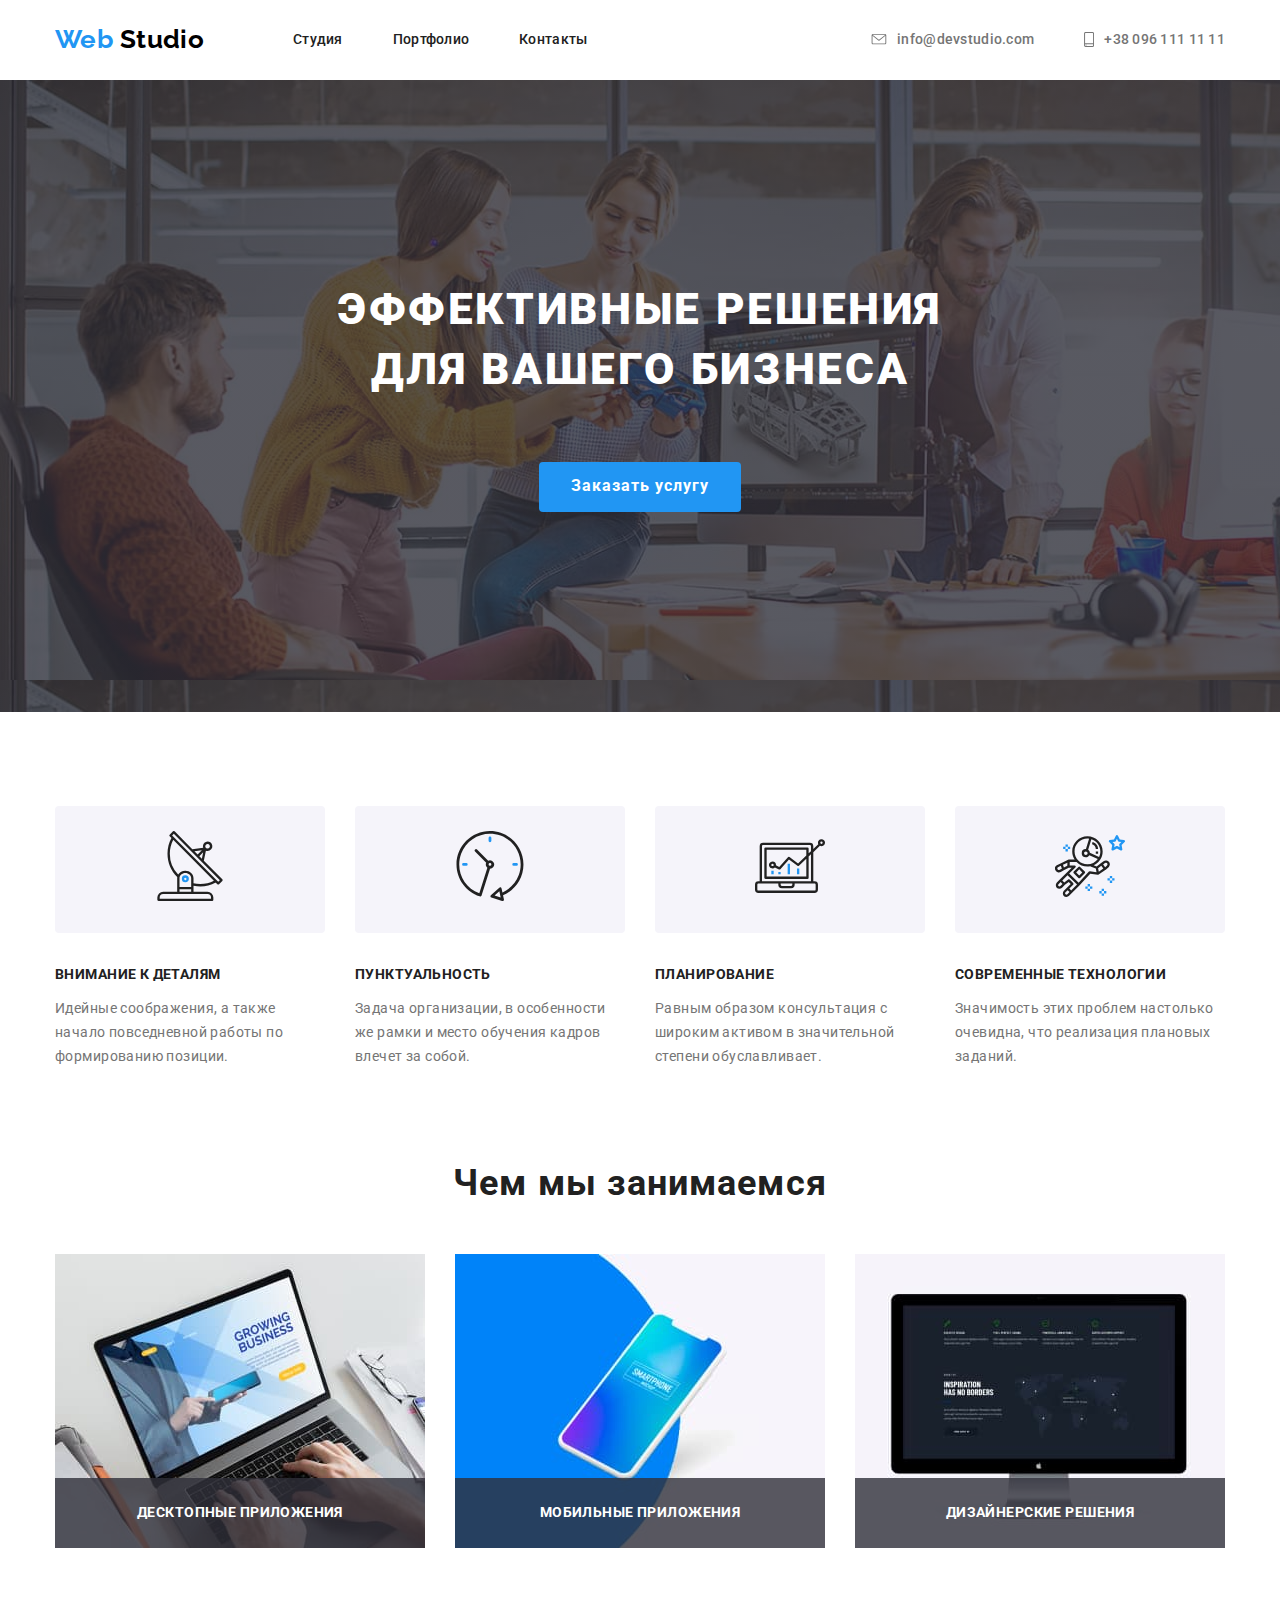
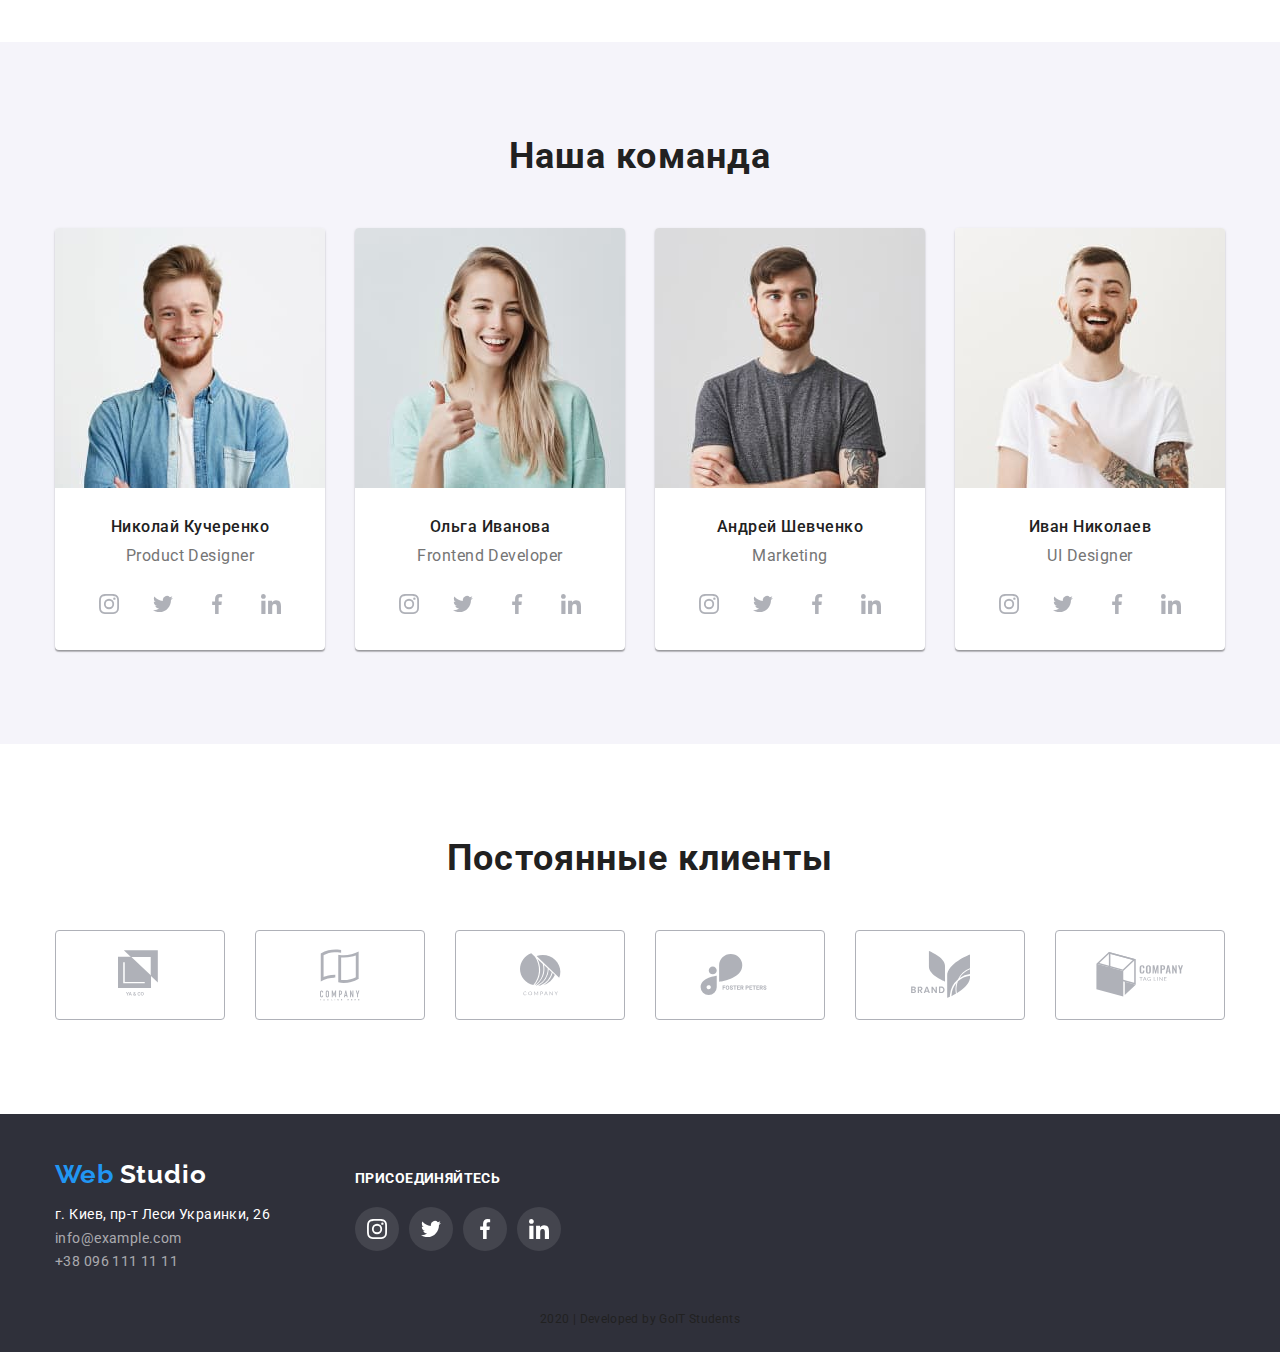
<file: index.html>
<!DOCTYPE html>
<html lang="ru">
  <head>
    <meta charset="UTF-8" />
    <meta name="viewport" content="width=device-width, initial-scale=1.0" />
    <title>Студия</title>
    <link
      href="https://fonts.googleapis.com/css2?family=Raleway:wght@700&family=Roboto:wght@400;500;700;900&display=swap"
      rel="stylesheet"
    />
    <link
      rel="stylesheet"
      href="https://cdnjs.cloudflare.com/ajax/libs/modern-normalize/0.6.0/modern-normalize.min.css"
    />
    <link rel="stylesheet" href="./css/styles.css" />
  </head>
  <body>
    <header>
      <!-- Navigation -->
      <div class="container header-container">
        <nav class="navigation-container">
          <a href="" class="logo all-logo">
            Web <span class="logo-part">Studio</span></a
          >
          <ul class="site-nav list">
            <li class="nav-item">
              <a href="" class="nav-link current-page">Студия</a>
            </li>
            <li class="nav-item">
              <a
                class="nav-link current-page"
                target="_blank"
                rel="import"
                href="portfolio.html"
                >Портфолио
              </a>
            </li>
            <li class="nav-item">
              <a class="nav-link current-page" href="">Контакты</a>
            </li>
          </ul>
        </nav>
        <ul class="contact list">
          <li class="contact-link">
            <a class="link" href="mailto:info@devstudio.com"
              ><svg class="nav-contacts-icon" width="16" height="11">
                <use href="./images/sprite.svg#svg-envelope"></use></svg
              >info@devstudio.com</a
            >
          </li>
          <li class="contact-link">
            <a class="link" href="tel:+380961111111"
              ><svg class="nav-contacts-icon" width="10" height="15">
                <use href="./images/sprite.svg#svg-smartphone"></use></svg
              >+38 096 111 11 11</a
            >
          </li>
        </ul>
      </div>
    </header>

    <main>
      <section class="section hero">
        <div class="container">
          <h1 class="hero-title">
            эффективные решения <br />
            для вашего бизнеса
          </h1>
          <a href="" class="button" target="_blank" rel="noopener noreferrer"
            >Заказать услугу</a
          >
        </div>
      </section>

      <!-- section abilities-->
      <section class="section">
        <div class="container abilities-container">
          <ul class="abilities list">
            <li class="abilities-items icon-antena">
              <div class="abilities-svg">
                <svg class="abilities-svg-icon" width="70" height="70">
                  <use href="./images/sprite.svg#svg-antenna"></use>
                </svg>
              </div>
              <h3 class="abilities-title">внимание к деталям</h3>
              <p class="abilities-text">
                Идейные соображения, а также начало повседневной работы по
                формированию позиции.
              </p>
            </li>
            <li class="abilities-items icon-clock">
              <div class="abilities-svg">
                <svg class="abilities-svg-icon" width="70" height="70">
                  <use href="./images/sprite.svg#svg-clock"></use>
                </svg>
              </div>
              <h3 class="abilities-title">пунктуальность</h3>
              <p class="abilities-text">
                Задача организации, в особенности же рамки и место обучения
                кадров влечет за собой.
              </p>
            </li>
            <li class="abilities-items icon-diagram">
              <div class="abilities-svg">
                <svg class="abilities-svg-icon" width="70" height="70">
                  <use href="./images/sprite.svg#svg-diagram"></use>
                </svg>
              </div>
              <h3 class="abilities-title">планирование</h3>
              <p class="abilities-text">
                Равным образом консультация с широким активом в значительной
                степени обуславливает.
              </p>
            </li>
            <li class="abilities-items icon-astr">
              <div class="abilities-svg">
                <svg class="abilities-svg-icon" width="70" height="70">
                  <use href="./images/sprite.svg#svg-astronaut"></use>
                </svg>
              </div>
              <h3 class="abilities-title">современные технологии</h3>
              <p class="abilities-text">
                Значимость этих проблем настолько очевидна, что реализация
                плановых заданий.
              </p>
            </li>
          </ul>
        </div>
      </section>

      <!-- What we do -->
      <section class="section what-we-do">
        <div class="container">
          <h2 class="doin-name">Чем мы занимаемся</h2>
          <ul class="doin list">
            <li class="doin-cards">
              <img
                class="doin-image"
                src="./images/notebook1.jpg"
                alt="Ноутбук"
                width="370"
                height="294"
              />
              <h3 class="doin-title">десктопные приложения</h3>
            </li>
            <li class="doin-cards">
              <img
                class="doin-image"
                src="./images/phone1.jpg"
                alt="Мобильный телефон"
                width="370"
                height="294"
              />
              <h3 class="doin-title">мобильные приложения</h3>
            </li>
            <li class="doin-cards">
              <img
                class="doin-image"
                src="./images/display.jpg"
                alt="Дисплей"
                width="370"
                height="294"
              />
              <h3 class="doin-title">дизайнерские решения</h3>
            </li>
          </ul>
        </div>
      </section>

      <!-- Our Team -->
      <section class="section our-team">
        <div class="container">
          <h2 class="our-team-title">Наша команда</h2>
          <ul class="team list">
            <li class="our-team-cards">
              <img
                class="our-team-photo"
                src="./images/john.jpg"
                alt="фото Джон Смит"
                width="270"
                height="260"
              />
              <h3 lang="en" class="team-names">Николай Кучеренко</h3>
              <p lang="en" class="team-profesion">Product Designer</p>
              <ul class="contact-team list">
                <li>
                  <a
                    class="contact-team-button"
                    href=""
                    target="_blank"
                    rel="noopener noreferrer"
                    aria-label="Ссылка на Инстаграм"
                    ><svg class="contact-team-svg" height="20">
                      <use href="./images/sprite.svg#svg-instagram"></use></svg
                  ></a>
                </li>
                <li>
                  <a
                    class="contact-team-button"
                    href=""
                    target="_blank"
                    rel="noopener noreferrer"
                    aria-label="Ссылка на Твиттер"
                    ><svg class="contact-team-svg" height="20">
                      <use href="./images/sprite.svg#svg-twitter"></use></svg
                  ></a>
                </li>
                <li>
                  <a
                    class="contact-team-button"
                    href=""
                    target="_blank"
                    rel="noopener noreferrer"
                    aria-label="Ссылка на Фейсбук"
                    ><svg class="contact-team-svg" height="20">
                      <use href="./images/sprite.svg#svg-facebook"></use></svg
                  ></a>
                </li>
                <li>
                  <a
                    class="contact-team-button"
                    href=""
                    target="_blank"
                    rel="noopener noreferrer"
                    aria-label="Ссылка на Ин"
                    ><svg class="contact-team-svg" height="20">
                      <use href="./images/sprite.svg#svg-linkedin"></use></svg
                  ></a>
                </li>
              </ul>
            </li>
            <!-- Marta Stewart -->
            <li class="our-team-cards">
              <img
                class="our-team-photo"
                src="./images/marta.jpg"
                alt="фото Марта Стюарт"
                width="270"
                height="260"
              />
              <h3 lang="en" class="team-names">Ольга Иванова</h3>
              <p lang="en" class="team-profesion">Frontend Developer</p>
              <ul class="contact-team list">
                <li>
                  <a
                    class="contact-team-button"
                    href=""
                    target="_blank"
                    rel="noopener noreferrer"
                    aria-label="Ссылка на Инстаграм"
                    ><svg class="contact-team-svg" height="20">
                      <use href="./images/sprite.svg#svg-instagram"></use></svg
                  ></a>
                </li>
                <li>
                  <a
                    class="contact-team-button"
                    href=""
                    target="_blank"
                    rel="noopener noreferrer"
                    aria-label="Ссылка на Твиттер"
                    ><svg class="contact-team-svg" height="20">
                      <use href="./images/sprite.svg#svg-twitter"></use></svg
                  ></a>
                </li>
                <li>
                  <a
                    class="contact-team-button"
                    href=""
                    target="_blank"
                    rel="noopener noreferrer"
                    aria-label="Ссылка на Фейсбук"
                    ><svg class="contact-team-svg" height="20">
                      <use href="./images/sprite.svg#svg-facebook"></use></svg
                  ></a>
                </li>
                <li>
                  <a
                    class="contact-team-button"
                    href=""
                    target="_blank"
                    rel="noopener noreferrer"
                    aria-label="Ссылка на Ин"
                    ><svg class="contact-team-svg" height="20">
                      <use href="./images/sprite.svg#svg-linkedin"></use></svg
                  ></a>
                </li>
              </ul>
            </li>
            <!-- Robert Jakis -->
            <li class="our-team-cards">
              <img
                class="our-team-photo"
                src="./images/robert.jpg"
                alt="фото Роберт Якис"
                width="270"
                height="260"
              />
              <h3 lang="en" class="team-names">Андрей Шевченко</h3>
              <p lang="en" class="team-profesion">Marketing</p>
              <ul class="contact-team list">
                <li>
                  <a
                    class="contact-team-button"
                    href=""
                    target="_blank"
                    rel="noopener noreferrer"
                    aria-label="Ссылка на Инстаграм"
                    ><svg class="contact-team-svg" height="20">
                      <use href="./images/sprite.svg#svg-instagram"></use></svg
                  ></a>
                </li>
                <li>
                  <a
                    class="contact-team-button"
                    href=""
                    target="_blank"
                    rel="noopener noreferrer"
                    aria-label="Ссылка на Твиттер"
                    ><svg class="contact-team-svg" height="20">
                      <use href="./images/sprite.svg#svg-twitter"></use></svg
                  ></a>
                </li>
                <li>
                  <a
                    class="contact-team-button"
                    href=""
                    target="_blank"
                    rel="noopener noreferrer"
                    aria-label="Ссылка на Фейсбук"
                    ><svg class="contact-team-svg" height="20">
                      <use href="./images/sprite.svg#svg-facebook"></use></svg
                  ></a>
                </li>
                <li>
                  <a
                    class="contact-team-button"
                    href=""
                    target="_blank"
                    rel="noopener noreferrer"
                    aria-label="Ссылка на Ин"
                    ><svg class="contact-team-svg" height="20">
                      <use href="./images/sprite.svg#svg-linkedin"></use></svg
                  ></a>
                </li>
              </ul>
            </li>
            <!-- Martin Doe -->
            <li class="our-team-cards">
              <img
                class="our-team-photo"
                src="./images/martin.jpg"
                alt="фото Мартин Доу"
                width="270"
                height="260"
              />
              <h3 lang="en" class="team-names">Иван Николаев</h3>
              <p lang="en" class="team-profesion">UI Designer</p>
              <ul class="contact-team list">
                <li class="contact-team-item">
                  <a
                    class="contact-team-button"
                    href=""
                    target="_blank"
                    rel="noopener noreferrer"
                    aria-label="Ссылка на Инстаграм"
                    ><svg class="contact-team-svg" height="20">
                      <use href="./images/sprite.svg#svg-instagram"></use></svg
                  ></a>
                </li>
                <li class="contact-team-item">
                  <a
                    class="contact-team-button"
                    href=""
                    target="_blank"
                    rel="noopener noreferrer"
                    aria-label="Ссылка на Твиттер"
                    ><svg class="contact-team-svg" height="20">
                      <use href="./images/sprite.svg#svg-twitter"></use></svg
                  ></a>
                </li>
                <li class="contact-team-item">
                  <a
                    class="contact-team-button"
                    href=""
                    target="_blank"
                    rel="noopener noreferrer"
                    aria-label="Ссылка на Фейсбук"
                    ><svg class="contact-team-svg" height="20">
                      <use href="./images/sprite.svg#svg-facebook"></use>
                    </svg>
                  </a>
                </li>
                <li class="contact-team-item">
                  <a
                    class="contact-team-button"
                    href=""
                    target="_blank"
                    rel="noopener noreferrer"
                    aria-label="Ссылка на Ин"
                    ><svg class="contact-team-svg" height="20">
                      <use href="./images/sprite.svg#svg-linkedin"></use>
                    </svg>
                  </a>
                </li>
              </ul>
            </li>
          </ul>
        </div>
      </section>

      <!-- Regular Clients -->
      <section class="section regular-clients">
        <div class="container">
          <h2 class="clients-title">Постоянные клиенты</h2>
          <ul class="clients list">
            <li class="client">
              <a
                class="client-link"
                href=""
                target="_blank"
                rel="noopener noreferrer"
                aria-label="клиент 1"
                ><svg class="client-icon" width="44" height="49">
                  <use href="./images/sprite.svg#svg-logo1"></use>
                </svg>
              </a>
            </li>
            <li class="client">
              <a
                class="client-link"
                href=""
                target="_blank"
                rel="noopener noreferrer"
                aria-label="клиент 2"
                ><svg class="client-icon" width="40" height="52">
                  <use href="./images/sprite.svg#svg-logo2"></use>
                </svg>
              </a>
            </li>
            <li class="client">
              <a
                class="client-link"
                href=""
                target="_blank"
                rel="noopener noreferrer"
                aria-label="клиент 3"
                ><svg class="client-icon" width="41" height="43">
                  <use href="./images/sprite.svg#svg-logo3"></use>
                </svg>
              </a>
            </li>
            <li class="client">
              <a
                class="client-link"
                href=""
                target="_blank"
                rel="noopener noreferrer"
                aria-label="клиент 4"
                ><svg class="client-icon" width="80" height="42">
                  <use href="./images/sprite.svg#svg-logo4"></use>
                </svg>
              </a>
            </li>
            <li class="client">
              <a
                class="client-link"
                href=""
                target="_blank"
                rel="noopener noreferrer"
                aria-label="клиент 5"
                ><svg class="client-icon" width="59" height="47">
                  <use href="./images/sprite.svg#svg-logo5"></use>
                </svg>
              </a>
            </li>
            <li class="client">
              <a
                class="client-link"
                href=""
                target="_blank"
                rel="noopener noreferrer"
                aria-label="клиент 6"
                ><svg class="client-icon" width="88" height="45">
                  <use href="./images/sprite.svg#svg-logo6"></use>
                </svg>
              </a>
            </li>
          </ul>
        </div>
      </section>
    </main>
    <footer class="footer">
      <!-- Contacts -->
      <div class="container">
        <div class="footer-part">
          <div class="footer-adress">
            <a href="" lang="en" class="logo all-logo-second"
              >Web <span class="logo-part-second">Studio</span></a
            >

            <address class="full-adress">
              <p class="adress">г. Киев, пр-т Леси Украинки, 26</p>
              <a class="st-adress-link" href="mailto:info@example.com"
                >info@example.com</a
              >
              <br />
              <a class="st-adress-link" href="tel:+380961111111"
                >+38 096 111 11 11</a
              >
            </address>
          </div>
          <div class="connect-us">
            <p class="connect-to-us">присоединяйтесь</p>
            <ul class="social-contact list">
              <li class="social-contact-item">
                <a
                  class="contact-connect"
                  href=""
                  target="_blank"
                  rel="noopener noreferrer"
                  aria-label="Ссылка на Инстаграм"
                  ><svg class="connect-icon" height="20">
                    <use href="./images/sprite.svg#svg-insta"></use>
                  </svg>
                </a>
              </li>
              <li class="social-contact-item">
                <a
                  class="contact-connect"
                  href=""
                  target="_blank"
                  rel="noopener noreferrer"
                  aria-label="Ссылка на Твиттер"
                  ><svg class="connect-icon" height="20">
                    <use href="./images/sprite.svg#svg-twit"></use>
                  </svg>
                </a>
              </li>
              <li class="social-contact-item">
                <a
                  class="contact-connect"
                  href=""
                  target="_blank"
                  rel="noopener noreferrer"
                  aria-label="Ссылка на Фейсбук"
                  ><svg class="connect-icon" height="20">
                    <use href="./images/sprite.svg#svg-faceb"></use>
                  </svg>
                </a>
              </li>
              <li class="social-contact-item">
                <a
                  class="contact-connect"
                  href=""
                  target="_blank"
                  rel="noopener noreferrer"
                  aria-label="Ссылка на Ин"
                  ><svg class="connect-icon" height="20">
                    <use href="./images/sprite.svg#svg-link-in"></use>
                  </svg>
                </a>
              </li>
            </ul>
          </div>
        </div>
        <p class="avtor">2020 | Developed by GoIT Students</p>
      </div>
    </footer>
  </body>
</html>
</file>
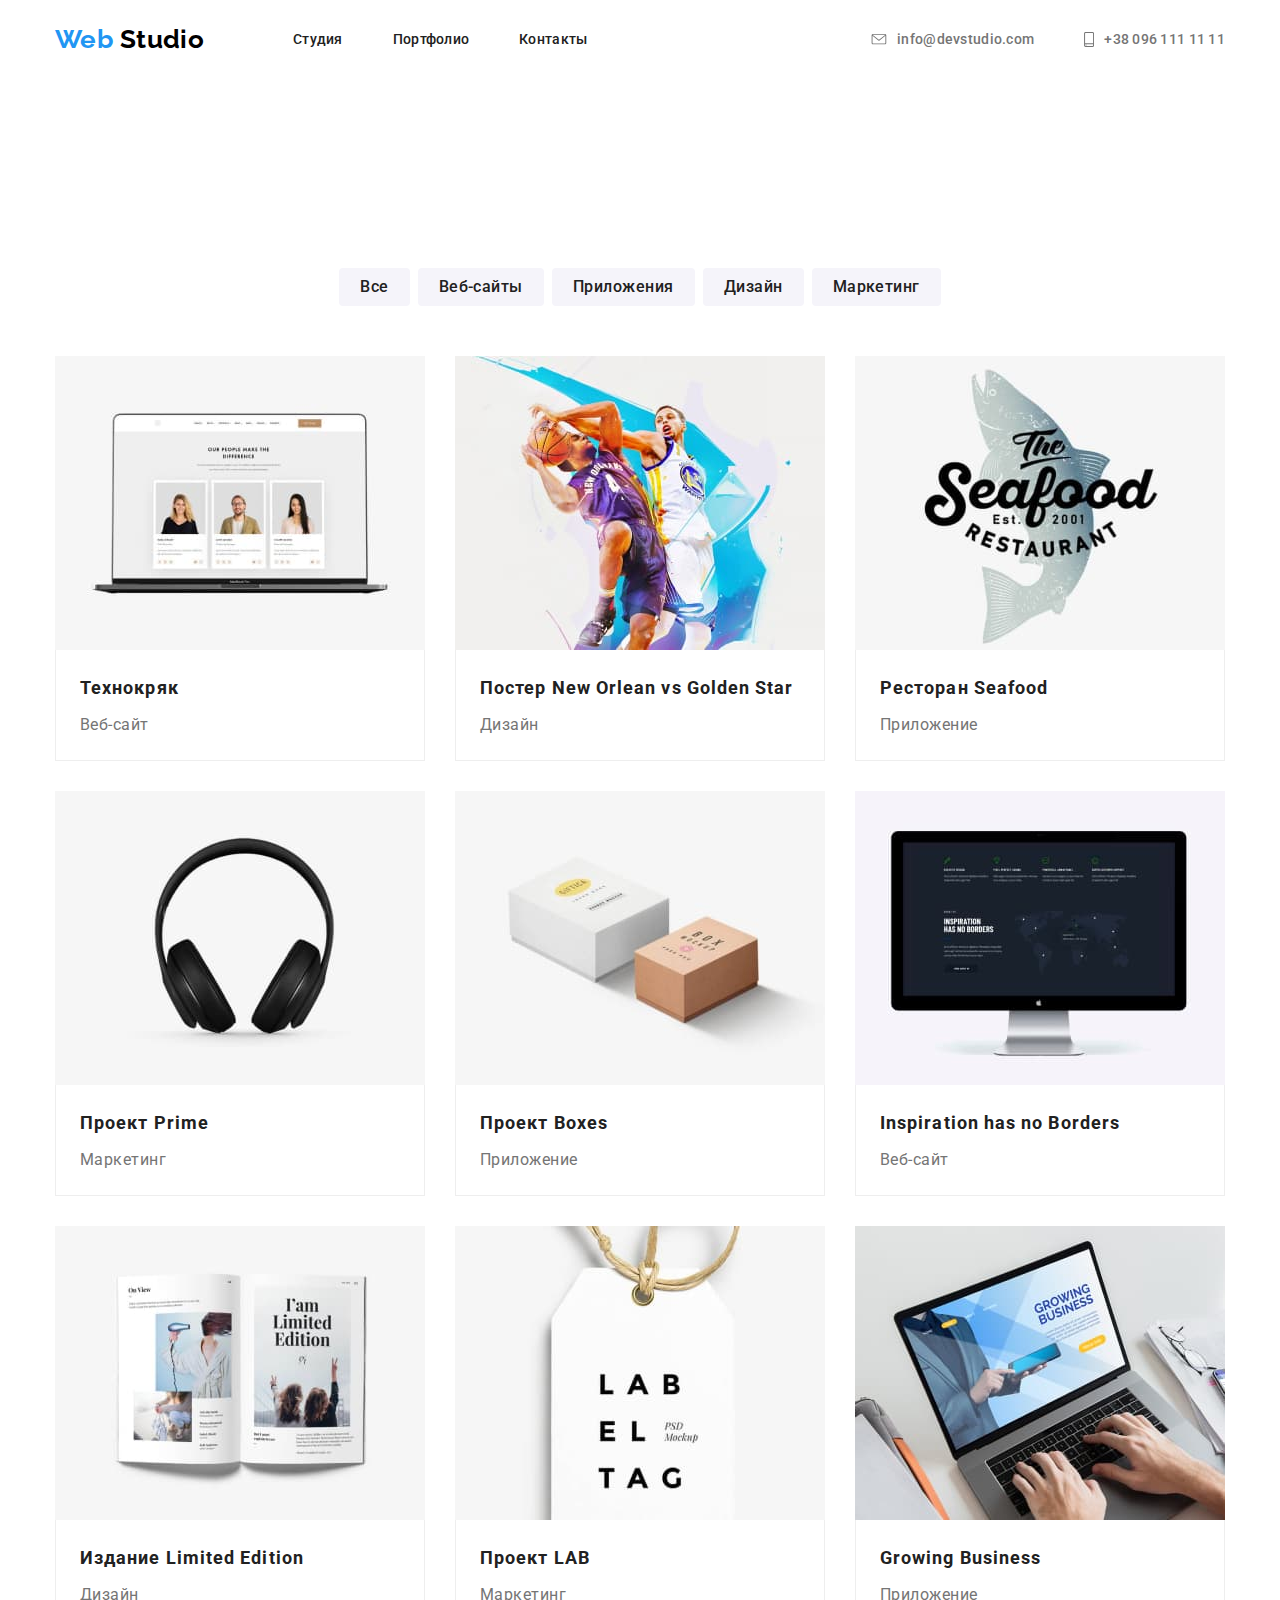
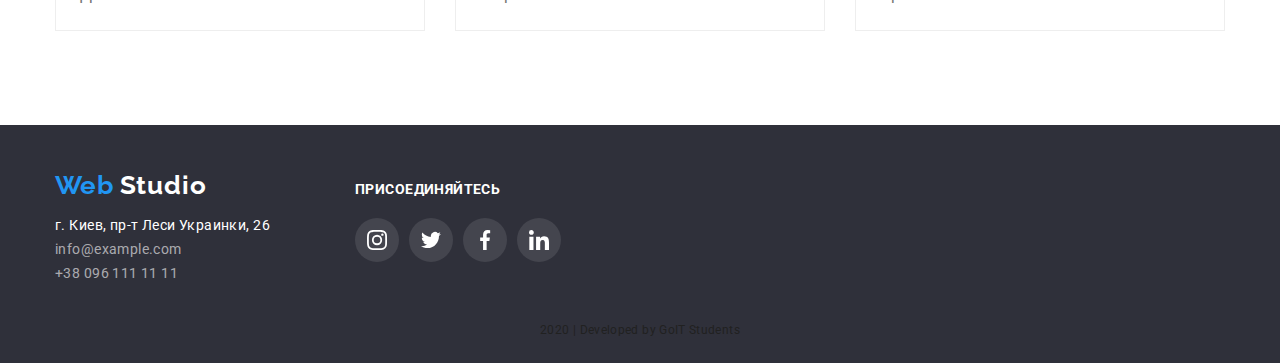
<file: portfolio.html>
<!DOCTYPE html>
<html lang="ru">
  <head>
    <meta charset="UTF-8" />
    <meta name="viewport" content="width=device-width, initial-scale=1.0" />
    <title>Портфолио</title>
    <link
      href="https://fonts.googleapis.com/css2?family=Raleway:wght@700&family=Roboto:wght@400;500;700;900&display=swap"
      rel="stylesheet"
    />
    <link
      rel="stylesheet"
      href="https://cdnjs.cloudflare.com/ajax/libs/modern-normalize/0.6.0/modern-normalize.min.css"
    />
    <link rel="stylesheet" href="./css/styles.css" />
  </head>
  <body>
    <header>
      <!-- Navigation -->
      <div class="container header-container">
        <nav class="navigation-container">
          <a href="" class="logo all-logo">
            Web <span class="logo-part">Studio</span></a
          >
          <ul class="site-nav list">
            <li class="nav-item">
              <a href="" class="nav-link current-page">Студия</a>
            </li>
            <li class="nav-item">
              <a
                class="nav-link current-page"
                target="_blank"
                rel="import"
                href="portfolio.html"
                >Портфолио
              </a>
            </li>
            <li class="nav-item">
              <a class="nav-link current-page" href="">Контакты</a>
            </li>
          </ul>
        </nav>
        <ul class="contact list">
          <li class="contact-link">
            <a class="link" href="mailto:info@devstudio.com"
              ><svg class="nav-contacts-icon" width="16" height="11">
                <use href="./images/sprite.svg#svg-envelope"></use></svg
              >info@devstudio.com</a
            >
          </li>
          <li class="contact-link">
            <a class="link" href="tel:+380961111111"
              ><svg class="nav-contacts-icon" width="10" height="15">
                <use href="./images/sprite.svg#svg-smartphone"></use></svg
              >+38 096 111 11 11</a
            >
          </li>
        </ul>
      </div>
    </header>
    <main>
      <!-- Navigation -->
      <section class="section portfolio-cards">
        <div class="container">
          <ul class="nav-header list">
            <li class="portfolio-item">
              <button type="button" class="nav-title-name">Все</button>
            </li>
            <li class="portfolio-item">
              <button type="button" class="nav-title-name">Веб-сайты</button>
            </li>
            <li class="portfolio-item">
              <button type="button" class="nav-title-name">Приложения</button>
            </li>
            <li class="portfolio-item">
              <button type="button" class="nav-title-name">Дизайн</button>
            </li>
            <li class="portfolio-item">
              <button type="button" class="nav-title-name">Маркетинг</button>
            </li>
          </ul>

          <!-- section All-->

          <ul class="work-examples list">
            <li class="work-examples-card">
              <a href="" class="work-example-imtext">
                <div class="img-text">
                  <img
                    src="./images/macbook.jpg"
                    alt="MacBook"
                    width="370"
                    height="294"
                    class="work-examples-image"
                  />
                  <p class="work-example-text">
                    Технокряк это современная площадка распространения
                    коронавируса. Компании используют эту платформу для
                    цифрового шпионажа и атак на защищённые сервера конкурентов.
                  </p>
                </div>
                <div class="example-description">
                  <h3 lang="ru" class="work-example-title">Технокряк</h3>
                  <p lang="ru" class="work-example-description">Веб-сайт</p>
                </div></a
              >
            </li>
            <li class="work-examples-card">
              <a href="" class="work-example-imtext">
                <div class="img-text">
                  <img
                    src="./images/backetboolpl.jpg"
                    alt="Backetbool players"
                    width="370"
                    height="294"
                    class="work-examples-image"
                  />
                  <p class="work-example-text">
                    Технокряк это современная площадка распространения
                    коронавируса. Компании используют эту платформу для
                    цифрового шпионажа и атак на защищённые сервера конкурентов.
                  </p>
                </div>
                <div class="example-description">
                  <h3 class="work-example-title">
                    Постер New Orlean vs Golden Star
                  </h3>
                  <p lang="ru" class="work-example-description">Дизайн</p>
                </div></a
              >
            </li>
            <li class="work-examples-card">
              <a href="" class="work-example-imtext">
                <div class="img-text">
                  <img
                    src="./images/logorestaurant.jpg"
                    alt="Seafood restaurant"
                    width="370"
                    height="294"
                    class="work-examples-image"
                  />
                  <p class="work-example-text">
                    Технокряк это современная площадка распространения
                    коронавируса. Компании используют эту платформу для
                    цифрового шпионажа и атак на защищённые сервера конкурентов.
                  </p>
                </div>
                <div class="example-description">
                  <h3 class="work-example-title">Ресторан Seafood</h3>
                  <p lang="ru" class="work-example-description">Приложение</p>
                </div></a
              >
            </li>
            <li class="work-examples-card">
              <a href="" class="work-example-imtext">
                <div class="img-text">
                  <img
                    src="./images/headphones.jpg"
                    alt="Headphones"
                    width="370"
                    height="294"
                    class="work-examples-image"
                  />
                  <p class="work-example-text">
                    Технокряк это современная площадка распространения
                    коронавируса. Компании используют эту платформу для
                    цифрового шпионажа и атак на защищённые сервера конкурентов.
                  </p>
                </div>
                <div class="example-description">
                  <h3 class="work-example-title">Проект Prime</h3>
                  <p lang="ru" class="work-example-description">Маркетинг</p>
                </div></a
              >
            </li>
            <li class="work-examples-card">
              <a href="" class="work-example-imtext">
                <div class="img-text">
                  <img
                    src="./images/boxes.jpg"
                    alt="Boxes"
                    width="370"
                    height="294"
                    class="work-examples-image"
                  />
                  <p class="work-example-text">
                    Технокряк это современная площадка распространения
                    коронавируса. Компании используют эту платформу для
                    цифрового шпионажа и атак на защищённые сервера конкурентов.
                  </p>
                </div>
                <div class="example-description">
                  <h3 class="work-example-title">Проект Boxes</h3>
                  <p lang="ru" class="work-example-description">Приложение</p>
                </div></a
              >
            </li>
            <li class="work-examples-card">
              <a href="" class="work-example-imtext">
                <div class="img-text">
                  <img
                    src="./images/macdisplay.jpg"
                    alt="MacDisplay"
                    width="370"
                    height="294"
                    class="work-examples-image"
                  />
                  <p class="work-example-text">
                    Технокряк это современная площадка распространения
                    коронавируса. Компании используют эту платформу для
                    цифрового шпионажа и атак на защищённые сервера конкурентов.
                  </p>
                </div>
                <div class="example-description">
                  <h3 lang="en" class="work-example-title">
                    Inspiration has no Borders
                  </h3>
                  <p lang="ru" class="work-example-description">Веб-сайт</p>
                </div></a
              >
            </li>
            <li class="work-examples-card">
              <a href="" class="work-example-imtext">
                <div class="img-text">
                  <img
                    src="./images/book.jpg"
                    alt="Book"
                    width="370"
                    height="294"
                    class="work-examples-image"
                  />
                  <p class="work-example-text">
                    Технокряк это современная площадка распространения
                    коронавируса. Компании используют эту платформу для
                    цифрового шпионажа и атак на защищённые сервера конкурентов.
                  </p>
                </div>
                <div class="example-description">
                  <h3 class="work-example-title">Издание Limited Edition</h3>
                  <p lang="ru" class="work-example-description">Дизайн</p>
                </div></a
              >
            </li>
            <li class="work-examples-card">
              <a href="" class="work-example-imtext">
                <div class="img-text">
                  <img
                    src="./images/labeltag.jpg"
                    alt="Logo"
                    width="370"
                    height="294"
                    class="work-examples-image"
                  />
                  <p class="work-example-text">
                    Технокряк это современная площадка распространения
                    коронавируса. Компании используют эту платформу для
                    цифрового шпионажа и атак на защищённые сервера конкурентов.
                  </p>
                </div>
                <div class="example-description">
                  <h3 class="work-example-title">Проект LAB</h3>
                  <p lang="ru" class="work-example-description">Маркетинг</p>
                </div></a
              >
            </li>
            <li class="work-examples-card">
              <a href="" class="work-example-imtext">
                <div class="img-text">
                  <img
                    src="./images/macbook1.jpg"
                    alt="Business Book"
                    width="370"
                    height="294"
                    class="work-examples-image"
                  />
                  <p class="work-example-text">
                    Технокряк это современная площадка распространения
                    коронавируса. Компании используют эту платформу для
                    цифрового шпионажа и атак на защищённые сервера конкурентов.
                  </p>
                </div>
                <div class="example-description">
                  <h3 lang="en" class="work-example-title">Growing Business</h3>
                  <p lang="ru" class="work-example-description">Приложение</p>
                </div></a
              >
            </li>
          </ul>
        </div>
      </section>
    </main>
    <footer class="footer">
      <!-- Contacts -->
      <div class="container">
        <div class="footer-part">
          <div class="footer-adress">
            <a href="" lang="en" class="logo all-logo-second"
              >Web <span class="logo-part-second">Studio</span></a
            >

            <address class="full-adress">
              <p class="adress">г. Киев, пр-т Леси Украинки, 26</p>
              <a class="st-adress-link" href="mailto:info@example.com"
                >info@example.com</a
              >
              <br />
              <a class="st-adress-link" href="tel:+380961111111"
                >+38 096 111 11 11</a
              >
            </address>
          </div>
          <div class="connect-us">
            <p class="connect-to-us">присоединяйтесь</p>
            <ul class="social-contact list">
              <li class="social-contact-item">
                <a
                  class="contact-connect"
                  href=""
                  target="_blank"
                  rel="noopener noreferrer"
                  aria-label="Ссылка на Инстаграм"
                  ><svg class="connect-icon" height="20">
                    <use href="./images/sprite.svg#svg-insta"></use>
                  </svg>
                </a>
              </li>
              <li class="social-contact-item">
                <a
                  class="contact-connect"
                  href=""
                  target="_blank"
                  rel="noopener noreferrer"
                  aria-label="Ссылка на Твиттер"
                  ><svg class="connect-icon" height="20">
                    <use href="./images/sprite.svg#svg-twit"></use>
                  </svg>
                </a>
              </li>
              <li class="social-contact-item">
                <a
                  class="contact-connect"
                  href=""
                  target="_blank"
                  rel="noopener noreferrer"
                  aria-label="Ссылка на Фейсбук"
                  ><svg class="connect-icon" height="20">
                    <use href="./images/sprite.svg#svg-faceb"></use>
                  </svg>
                </a>
              </li>
              <li class="social-contact-item">
                <a
                  class="contact-connect"
                  href=""
                  target="_blank"
                  rel="noopener noreferrer"
                  aria-label="Ссылка на Ин"
                  ><svg class="connect-icon" height="20">
                    <use href="./images/sprite.svg#svg-link-in"></use>
                  </svg>
                </a>
              </li>
            </ul>
          </div>
        </div>
        <p class="avtor">2020 | Developed by GoIT Students</p>
      </div>
    </footer>
  </body>
</html>
</file>
<file: css/styles.css>
:root {
  --basic-color: #212121;
  --pale-color: #afb1b8;
  --accent-color: #2196f3;
  --main-color: #000000;
  --white-color: #ffffff;
  --paragr-gris-color: #757575;
  --main-bezier: cubic-bezier(0.4, 0, 0.2, 1);
}
body {
  color: var(--basic-color);
  font-family: Roboto, sans-serif;
  font-style: normal;
  font-weight: 400;
  letter-spacing: 0.03em;
  font-size: 14px;
  line-height: 1.7;
}
.list {
  list-style: none;
  margin: 0;
  padding: 0;
}
.container {
  width: 1200px;
  margin: 0 auto;
  padding: 0 15px;
}
.section {
  min-width: 1230px;
  padding-top: 94px;
  /*padding-bottom: 94px;*/
}
.visually-hidden {
  position: absolute;
  width: 1px;
  height: 1px;
  margin: -1px;
  padding: 0;
  border: 0;
  clip: rect(0, 0, 0, 0);
  overflow: hidden;
}
/*logo*/
.logo {
  color: var(--accent-color);
  font-family: Raleway;
  font-weight: 700;
  font-size: 26px;
  line-height: 1.2;
  text-decoration: none;
  display: block;
}
.all-logo {
  width: 153px;
  margin-right: 85px;
  margin-left: 0;
}
.logo-part {
  color: var(--main-color);
}
/*Navigation*/
.header-container {
  display: flex;
  align-items: center;
  height: 80px;
}
.navigation-container {
  display: flex;
  align-items: center;
  margin-left: 0;
}
.site-nav {
  width: 294px;
  display: flex;
  align-items: center;
}
.nav-item {
  font-weight: 500;
  font-size: 14px;
  line-height: 1.14;
  letter-spacing: 0.02em;
}
.nav-item:not(:last-child) {
  margin-right: 50px;
}
.nav-link {
  display: block;
  
  padding-top: 32px;
  padding-bottom: 32px;
  color: var(--basic-color);
  text-decoration: none;
  transition: color 250ms var(--main-bezier);
}
.nav-link:hover,
.nav-link:focus {
  color: var(--accent-color);
}
.current-page { position: relative;}
.current-page::after {
  content: "";
  position: absolute;
  bottom: 0;
  left: 0;
  height: 4px;
  width: 100%;
  background-color: var(--accent-color);
  border-radius: 2px;
  opacity: 0;
  transition: color 250ms var(--main-bezier);
}
.current-page:active::after {
  opacity: 1;
}
.contact {
  display: flex;
  height: 16px;
  margin-left: auto;
}
.link {
  display: flex;
  align-items: center;
  text-decoration: none;
  font-weight: 500;
  line-height: 1.14;
  letter-spacing: 0.02em;
  color: var(--paragr-gris-color);
  transition: color 250ms var(--main-bezier);
}
.nav-contacts-icon {
  margin-right: 10px;
  fill: currentColor;
}
.contact-link:not(:last-child) {
  margin-right: 50px;
}
.link:hover,
.link:focus {
  color: var(--accent-color);
}
.hero {
  max-width: 1600px;
  padding-top: 200px;
  padding-bottom: 200px;
  text-align: center;
  background-image: linear-gradient(
      rgba(47, 48, 58, 0.8),
      rgba(47, 48, 58, 0.8)
    ),
    url(../images/hero.jpg);
  background-color: #000000;
}
.hero-title {
  margin-top: 0;
  margin-bottom: 32px;
  position: relative;
  font-weight: 900;
  font-size: 44px;
  line-height: 1.36;
  letter-spacing: 0.06em;
  text-transform: uppercase;
  color: var(--white-color);
}
.button {
  position: relative;
  min-width: 200px;
  padding: 9px 31px;
  height: 50px;
  margin-top: 30px;
  font-style: normal;
  font-weight: 700;
  font-size: 16px;
  line-height: 1.8;
  display: inline-block;
  letter-spacing: 0.06em;
  text-decoration: none;
  color: var(--white-color);
  background-color: var(--accent-color);
  border: 1px solid transparent;
  border-radius: 4px;
  transition: background-color 250ms var(--main-bezier) ;
}
.hero .button:hover,
.hero .button:focus {
  background-color: var(--pale-color);
}
/*section abilities*/
.abilities-container {
  position: relative;
}
.abilities-container::before {
  position: absolute;
  bottom: -94px;
  left: 0;
  content: "";
  width: 100%;
}
.abilities {
  display: flex;
}
.abilities-items {
  width: 270px;
}
.abilities-items:not(:last-child) {
  margin-right: 30px;
}
.abilities-svg {
  padding: 25px 100px;
  margin-bottom: 30px;
  border-radius: 4px;
  background-color: #f5f4fa;
}
.abilities-title {
  font-weight: 700;
  font-size: 14px;
  line-height: 1.7;
  letter-spacing: 0.03em;
  margin-top: 30px;
  margin-bottom: 10px;
  color: var(--basic-color);
  text-transform: uppercase;
}
.abilities-text {
  font-size: 14px;
  line-height: 1.7;
  letter-spacing: 0.03em;
  margin: 0;
  color: var(--paragr-gris-color);
}
/*What we do */
.doin {
  display: flex;
  padding-bottom: 94px;
}
.doin-cards {
  width: 370px;
  position: relative;
}
.doin-cards:not(:last-child) {
  margin-right: 30px;
}
.doin-name {
  font-weight: 700;
  font-size: 36px;
  line-height: 1.16;
  text-align: center;
  margin-top: 0;
  margin-bottom: 50px;
  padding: 0;
  letter-spacing: 0.03em;
  color: var(--basic-color);
}
.doin-image {
  display: block;
  max-width: 100%;
  height: auto;
}
.doin-title {
  position: absolute;
  bottom: 0;
  margin-top: 0px;
  margin-bottom: 0px;
  padding-top: 27px;
  padding-bottom: 27px;
  width: 100%;
  color: var(--white-color);
  background: rgba(47, 48, 58, 0.8);
  font-weight: 700;
  font-size: 14px;
  line-height: 1.14;
  text-align: center;
  text-transform: uppercase;
}
/*Our Team*/
.our-team {
  max-width: 1600px;
  left: 0px;
  background: #f5f4fa;
}
.our-team-title {
  margin-top: 0px;
  margin-bottom: 50px;
  padding: 0;
  font-weight: 700;
  font-size: 36px;
  line-height: 1.16;
  text-align: center;
  letter-spacing: 0.03em;
  color: var(--basic-color);
}
.team {
  width: 1170px;
  display: flex;
  padding-bottom: 94px;
}
.our-team-cards {
  width: calc((100%-30px * 3) / 4);
  height: 422px;
  text-align: center;
  background-color: var(--white-color);
  box-shadow: 0px 2px 1px rgba(0, 0, 0, 0.2), 0px 1px 1px rgba(0, 0, 0, 0.14),
    0px 1px 3px rgba(0, 0, 0, 0.12);
  border-radius: 4px;
  overflow: hidden;
}
.our-team-cards:not(:last-child) {
  margin-right: 30px;
}
.our-team-photo {
  display: block;
  max-width: 100%;
  height: auto;
}
.team-names {
  margin-top: 30px;
  margin-bottom: 10px;
  padding: 0;
  font-weight: 500;
  font-size: 16px;
  line-height: 1.18;
  letter-spacing: 0.03em;
  color: var(--basic-color);
}
.team-profesion {
  font-weight: normal;
  margin: 0;
  font-size: 16px;
  line-height: 1.18;
  letter-spacing: 0.03em;
  color: var(--paragr-gris-color);
}
.contact-team {
  width: 206px;
  margin: 16px 32px 24px 32px;
  display: flex;
  justify-content: space-between;
}
.contact-team-button {
  display: flex;
  padding: 0;
  border: none;
  height: 44px;
  width: 44px;
  border-radius: 50%;
  align-items: center;
  justify-content: center;
  color: #afb1b8;
  transition: color 250ms var(--main-bezier), background-color 250ms var(--main-bezier) ;
}
.contact-team-item:not(:last-child) {
  margin-right: 10px;
}
.contact-team-svg {
  fill: currentColor;
}
.contact-team-button:hover,
.contact-team-button:focus {
  background-color: var(--accent-color);
  color: var(--white-color);
}
/*Regular Clients*/
.clients-title {
  margin-top: 0px;
  margin-bottom: 50px;
  padding: 0;
  font-weight: 700;
  font-size: 36px;
  line-height: 1.16;
  text-align: center;
  letter-spacing: 0.03em;
  color: var(--basic-color);
}
.clients {
  display: flex;
  padding-bottom: 94px;
}
.client-link {
  width: 170px;
  height: 90px;
  border: 1px solid #afb1b8;
  box-sizing: border-box;
  border-radius: 4px;
  display: flex;
  align-items: center;
  justify-content: center;
  color: #afb1b8;
  transition: color 250ms var(--main-bezier), border-color 250ms var(--main-bezier);
}
.client-icon {
  fill: currentColor;
}
.client:not(:last-child) {
  margin-right: 30px;
}
.client-link:hover,
.client-link:focus {
  color: var(--accent-color);
  border-color: var(--accent-color);
}
.footer {
  min-width: 1230px;
  padding-top: 45px;
  padding-bottom: 21px;
  left: 1px;
  right: 0;
  background-color: #2f303a;
}
.footer-part {
  display: flex;
  align-items: baseline;
  padding-bottom: 28px;
}
.logo-part-second {
  color: var(--white-color);
  font-weight: 700;
  font-size: 26px;
  line-height: 1.2;
  letter-spacing: 0.03em;
}
.footer-adress {
  width: 231px;
  margin-right: 69px;
}
.full-adress {
  margin-top: 8px;
  width: 231px;
  height: 81px;
  align-content: center;
}
.adress {
  margin: 0;
  font-style: normal;
  font-size: 14px;
  line-height: 1.7;
  letter-spacing: 0.03em;
  color: var(--white-color);
}
.st-adress-link {
  font-style: normal;
  font-weight: normal;
  font-size: 14px;
  line-height: 1.7;
  letter-spacing: 0.03em;
  color: rgba(255, 255, 255, 0.6);
  text-decoration: none;
  transition: background-color 250ms var(--main-bezier);
}
.st-adress-link:hover,
.st-adress-link:focus {
  background-color: var(--accent-color);
}
.connect-us {
  width: 206px;
}
.social-contact {
  display: flex;
  padding-top: 20px;
  min-height: 44px;
}
.social-contact-item:not(:last-child) {
  margin-right: 10px;
}
.connect-to-us {
  margin: 0;
  color: var(--white-color);
  font-weight: 700;
  font-size: 14px;
  line-height: 1.14;
  letter-spacing: 0.03em;
  text-transform: uppercase;
}
.contact-connect {
  height: 44px;
  width: 44px;
  border-radius: 50%;
  display: flex;
  align-items: center;
  justify-content: center;
  background-color: rgba(255, 255, 255, 0.1);
  transition: background-color 250ms var(--main-bezier);
}
.contact-connect:hover,
.contact-connect:focus {
  background-color: var(--accent-color);
}
.avtor {
  margin: 0;
  font-size: 12px;
  line-height: 2;
  text-align: center;
  letter-spacing: 0.03em;
  color: rgba (255, 255, 255, 0.4);
}
/*portfolio*/
/*Navigation*/

.nav-header {
  display: flex;
  justify-content: center;
  margin-top: 94px;
  margin-bottom: 50px;
}
.portfolio-item:not(:last-child) {
  margin-right: 8px;
}
.nav-title-name {
  padding: 6px 21px;
  font-weight: 500;
  font-size: 16px;
  line-height: 1.62;
  text-align: center;
  letter-spacing: 0.03em;
  color: var(--basic-color);
  background: #f5f4fa;
  border-radius: 4px;
  border: none;
  transition: color 250ms var(--main-bezier), background-color: 250ms var(--main-bezier) ;
}
.nav-title-name:hover,
.nav-title-name:focus {
  color: var(--white-color);
  background-color: var(--accent-color);
   box-shadow: 0px 2px 2px rgba(0, 0, 0, 0.12), 0px 1px 2px rgba(0, 0, 0, 0.08),
    0px 3px 1px rgba(0, 0, 0, 0.1);
}
.work-examples {
  display: flex;
  flex-wrap: wrap;
  margin: -15px;
  padding-bottom: 94px;
}
.work-examples-card {
  position: relative;
  width: calc((100% - 90px) / 3);
  margin: 15px;
}
.work-example-imtext {
  text-decoration: none;
  display: block;
}
.img-text {
  position: relative;
  overflow: hidden;
  height: 294px;
  width: 370px;
}
.work-example-text {
  position: absolute;
  width: 100%;
  height: 100%;
  top: 0;
  left: 0;
  margin-top: 0;
  margin-bottom: 0;
  padding: 24px 63px;
  font-size: 18px;
  line-height: 1.56;
  color: var(--white-color);
  background-color: rgba(33, 150, 243, 0.9);
  transform: translateY(100%);
  opacity: 0;
  transition: transform 250ms var(--main-bezier),
    opacity 250ms var(--main-bezier);
}
.work-examples-card:hover .work-example-text,
.work-examples-card:focus .work-example-text {
  transform: translateY(0);
  opacity: 1;
}
.work-examples-card:hover,
.work-examples-card:focus {
box-shadow: 1px 4px 6px rgba(0, 0, 0, 0.16), 0px 4px 4px rgba(0, 0, 0, 0.06),
    0px 1px 1px rgba(0, 0, 0, 0.12);
}
.work-example-title {
  margin-top: 0;
  margin-bottom: 4px;
  font-size: 18px;
  font-style: normal;
  font-weight: 700;
  line-height: 2;
  letter-spacing: 0.06em;
  color: var(--basic-color);
}
.example-description {
  padding: 20px 24px;
  border-right: 1px solid #eeeeee;
  border-left: 1px solid #eeeeee;
  border-bottom: 1px solid #eeeeee;
}
.work-example-description {
  margin: 0;
  font-size: 16px;
  line-height: 1.88;
  letter-spacing: 0.03em;
  color: var(--paragr-gris-color);
}
</file>
